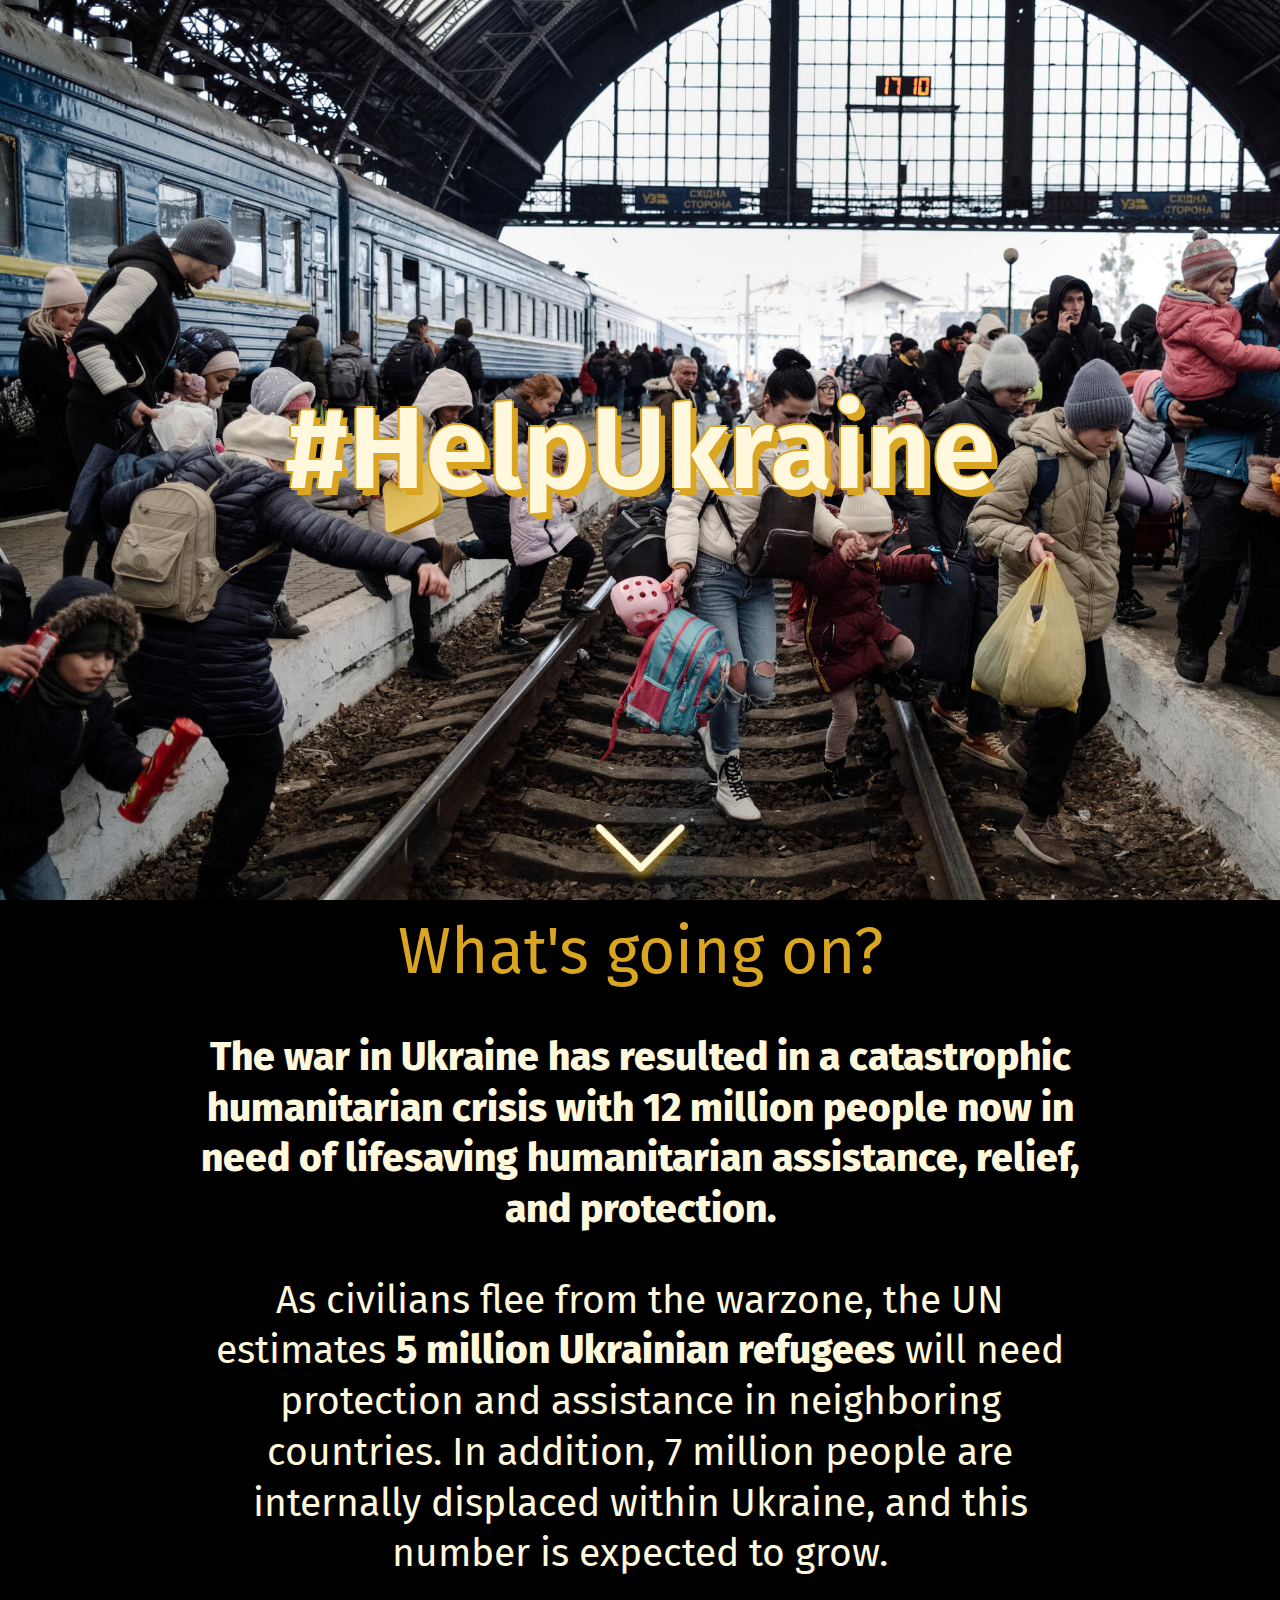
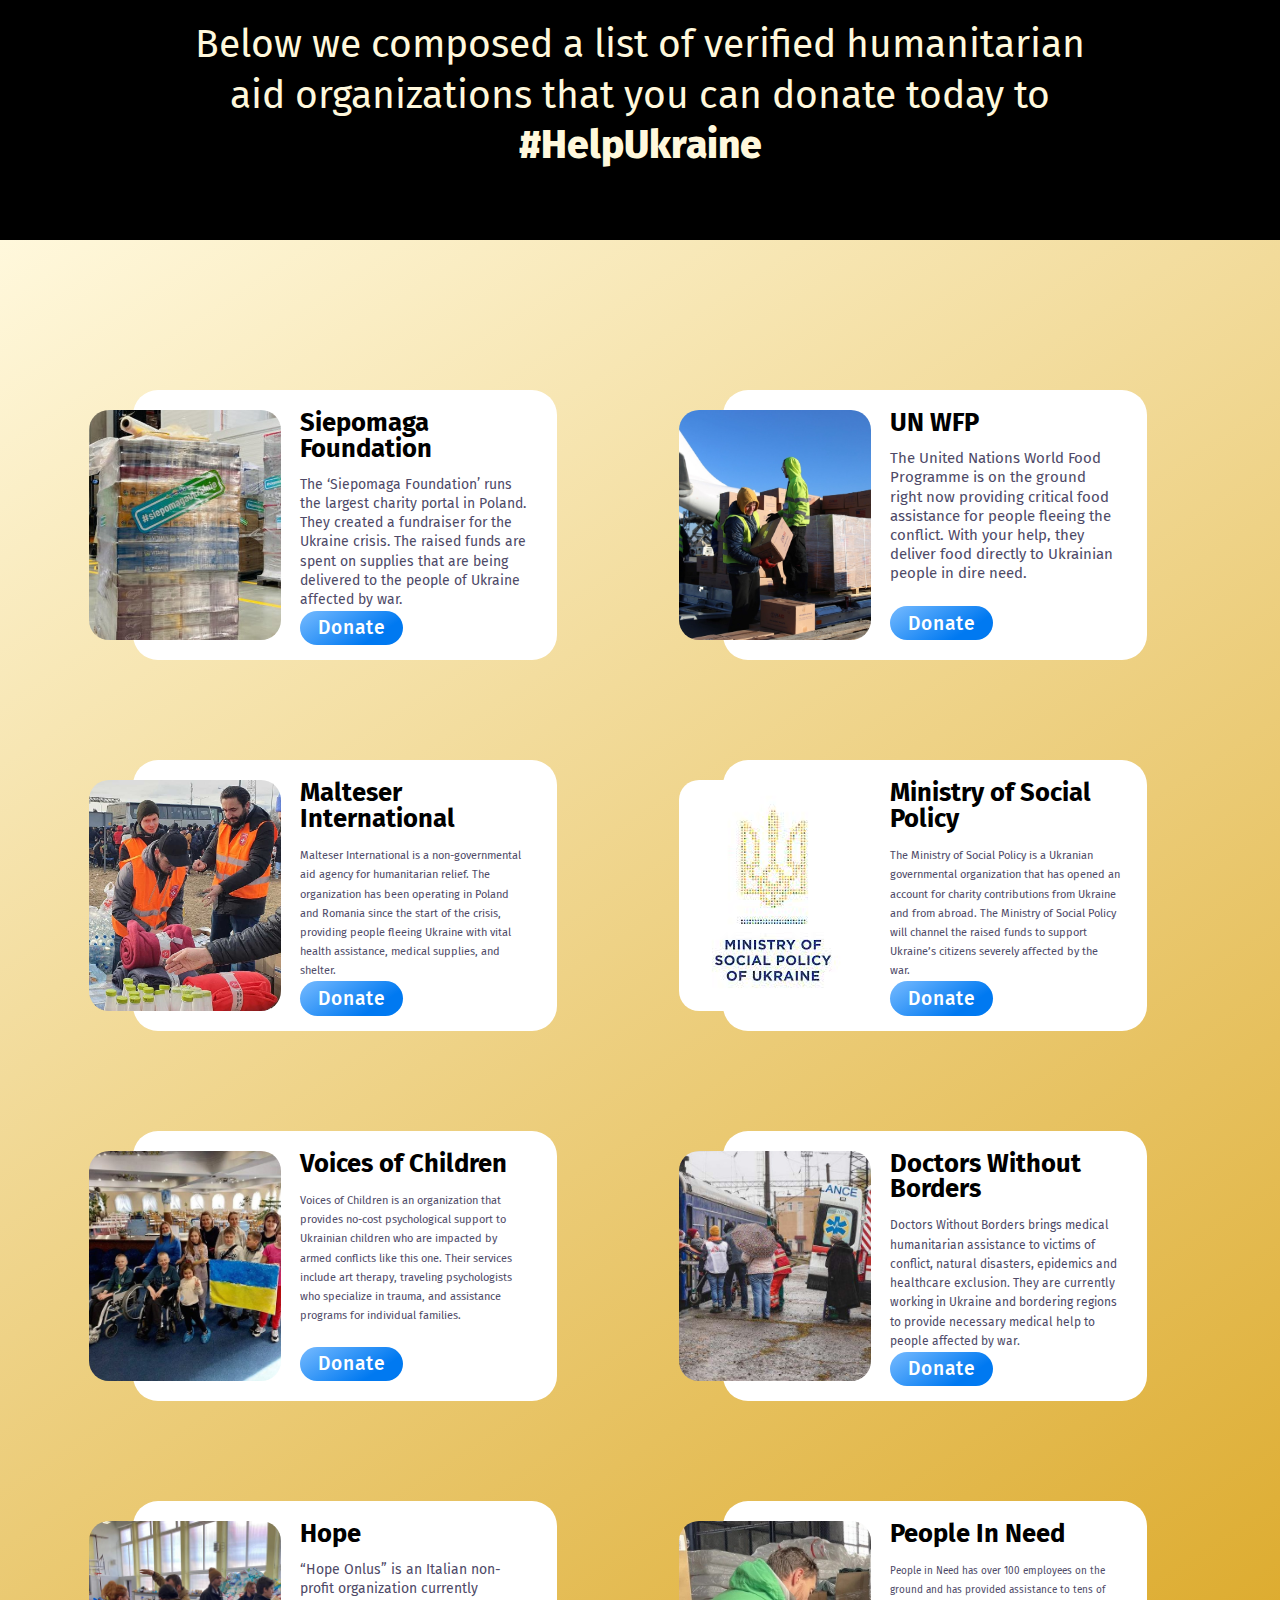
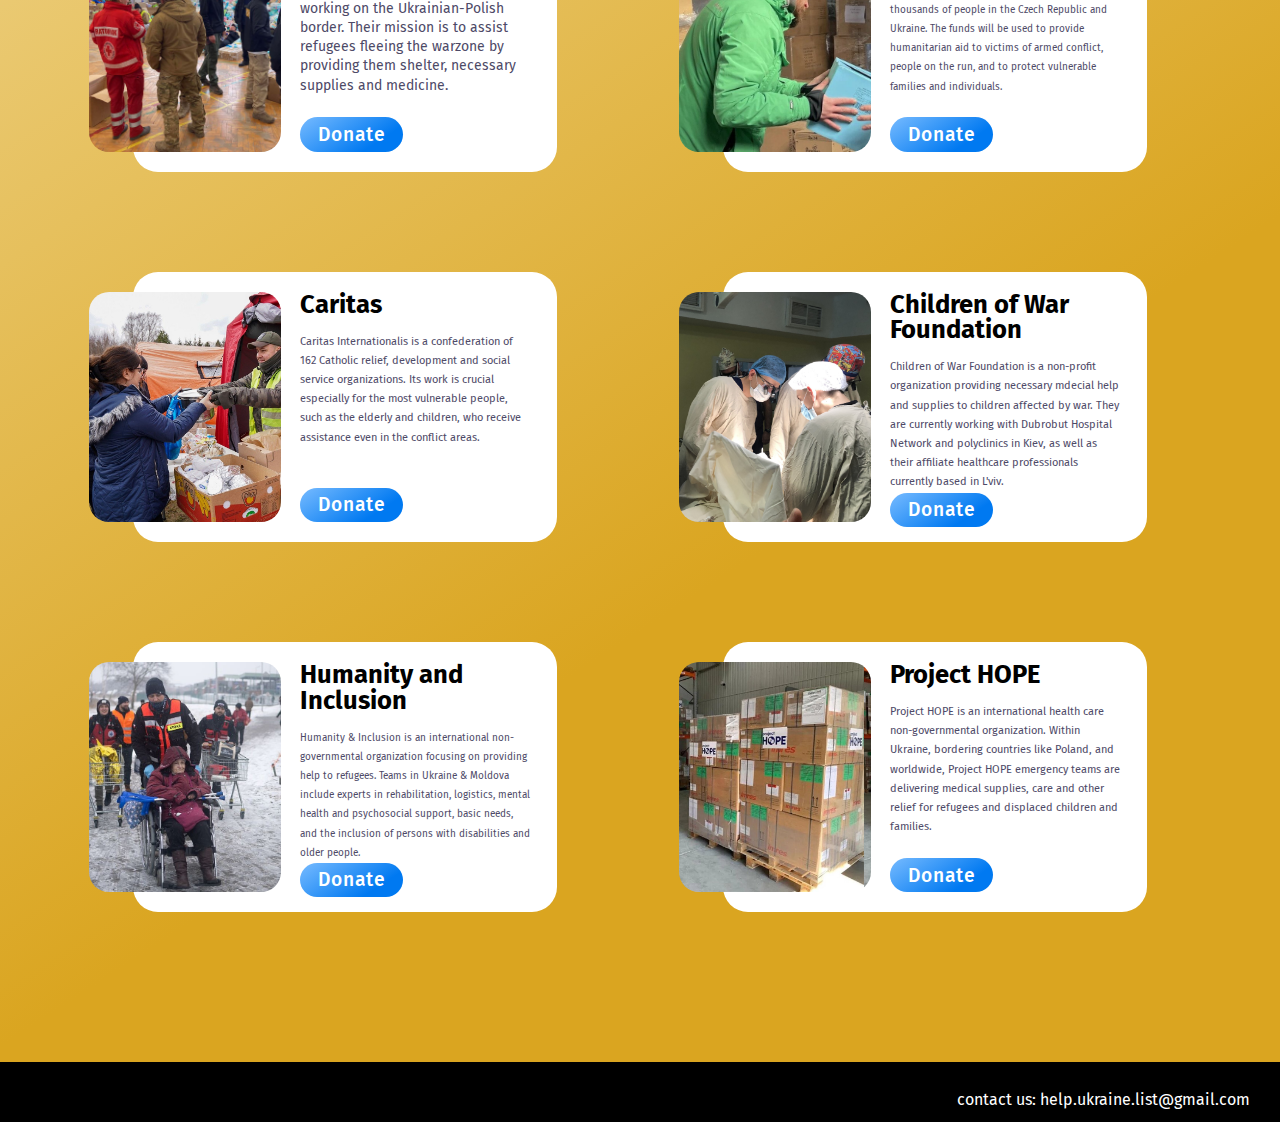
<file: index.html>
<!DOCTYPE html>
<html lang="en">
<head>
  <meta charset="UTF-8">
  <meta http-equiv="X-UA-Compatible" content="IE=edge">
  <meta name="viewport" content="width=device-width, initial-scale=1.0">
  <link rel="stylesheet" href="reset.css">
  <link rel="stylesheet" href="styles.css">
  <link rel="icon" href="images/peace_pigeon_img.jpg" type="image/icon type">
  <title>#HelpUkraine</title>
</head>

<body>

  <div class="content">
      <div class="container_1">
        <h1 class="title">#HelpUkraine</h1>
        <div class="arrow_container"><a href="#container2"><img class="arrow" src="images/arrow.png" alt="arrow"></a></div>
      </div>

      <div class="container_2" id="container2">
        <div class="subtitle">What's going on?</div>
        <div class="description" id="description"> 
          <span class="text">
            <p><span class="bold">The war in Ukraine has resulted in a catastrophic humanitarian crisis with 12 million people now in need of lifesaving humanitarian assistance, relief, and protection.</span></p> 
            <p>As civilians flee from the warzone, the UN estimates <span class="bold">5 million Ukrainian refugees</span> will need protection and assistance in neighboring countries. In addition, 7 million people are internally displaced within Ukraine, and this number is expected to grow.</p>
            <p>Below we composed a list of verified humanitarian aid organizations that you can donate today to <span class="bold">#HelpUkraine</span></p>
          </span>
          
        </div>
      </div> 

      <div class="container_3" id="container3">

        <div class="org_box">

          <div class="org_img" id="siepomaga_img" onClick="handleSiepomagaClick()">
            <div class="img_layer"></div>
          </div>

        <div class="org_info">
          <div class="org_title">Siepomaga Foundation</div>
          <div class="org_description"> <span class="org_description_text">The ‘Siepomaga Foundation’ runs the largest charity portal in Poland. They created a fundraiser for the Ukraine crisis. The raised funds are spent on supplies that are being delivered to the people of Ukraine affected by war.</span> </div>
          <a href="https://www.siepomaga.pl/en/potrzebujacy/ukraina/koszyk/dodaj"><div class="org_donate"> Donate </div></a>
        </div>

    </div>

    <div class="org_box">

      <div class="org_img" id="unwfp_img" onClick="handleUNWFPClick()">
        <div class="img_layer"></div>
      </div>

    <div class="org_info">
      <div class="org_title">UN WFP</div>
      <div class="org_description"> <span class="org_description_text">The United Nations World Food Programme is on the ground right now providing critical food assistance for people fleeing the conflict. With your help, they deliver food directly to Ukrainian people in dire need.</span> </div>
      <a href="https://secure.wfpusa.org/donate/ukraineconflict-web?ms=UkraineConflict_WEB_LBX"><div class="org_donate"> Donate </div></a>
    </div>

  </div>
      
          <div class="org_box">

                <div class="org_img" id="malteser_img" onClick="handleMalteserClick()">
                  <div class="img_layer"></div>
                </div>
  
              <div class="org_info">
                <div class="org_title">Malteser International</div>
                <div class="org_description"> <span class="org_description_text">Malteser International is a non-governmental aid agency for humanitarian relief. The organization has been operating in Poland and Romania since the start of the crisis, providing people fleeing Ukraine with vital health assistance, medical supplies, and shelter.</span> </div>
                <a href="https://www.malteser-international.org/en/donation.html?amount=100&interval=0&fb_item_id=24633"><div class="org_donate"> Donate </div></a>
              </div>

          </div>

          <div class="org_box">

                <div class="org_img" id="nbu_img" onClick="handleNBUClick()">
                  <div class="img_layer"></div>
                </div>
  
              <div class="org_info">
                <div class="org_title">Ministry of Social Policy</div>
                <div class="org_description"> <span class="org_description_text">The Ministry of Social Policy is a Ukranian governmental organization that has opened an account for charity contributions from Ukraine and from abroad. The Ministry of Social Policy will channel the raised funds to support Ukraine’s citizens severely affected by the war.</span> </div>
                <a href="https://www.msp.gov.ua/content/nbu-opens-fundraising-account-for-humanitarian-assistance-to-ukrainians-affected-by-russias-a-ggression.html"><div class="org_donate"> Donate </div></a>
              </div>

          </div>

          <div class="org_box">

                <div class="org_img" id="voc_img" onClick="handleVOCClick()">
                  <div class="img_layer"></div>
                </div>
  
              <div class="org_info">
                <div class="org_title">Voices of Children</div>
                <div class="org_description"> <span class="org_description_text">Voices of Children is an organization that provides no-cost psychological support to Ukrainian children who are impacted by armed conflicts like this one. Their services include art therapy, traveling psychologists who specialize in trauma, and assistance programs for individual families.</span> </div>
                <a href="https://voices.org.ua/en/donat/"><div class="org_donate"> Donate </div></a>
              </div>

          </div>

          <div class="org_box">

                <div class="org_img" id="doctors_img" onClick="handleDoctorsClick()">
                  <div class="img_layer"></div>
                </div>
  
              <div class="org_info">
                <div class="org_title">Doctors Without Borders</div>
                <div class="org_description"> <span class="org_description_text">Doctors Without Borders brings medical humanitarian assistance to victims of conflict, natural disasters, epidemics and healthcare exclusion. They are currently working in Ukraine and bordering regions to provide necessary medical help to people affected by war.</span> </div>
                <a href="https://donate.doctorswithoutborders.org/secure/donate?_ga=2.14511410.404019399.1649285034-716508568.1648791078"><div class="org_donate"> Donate </div></a>
              </div>

          </div>

                     
          <div class="org_box">

                <div class="org_img" id="hope_img" onClick="handleHopeClick()">
                  <div class="img_layer"></div>
                </div>
  
              <div class="org_info">
                <div class="org_title"> Hope </div>
                <div class="org_description"> <span class="org_description_text">“Hope Onlus” is an Italian non-profit organization currently working on the Ukrainian-Polish border. Their mission is to assist refugees fleeing the warzone by providing them shelter, necessary supplies and medicine. </span> </div>
                <a href="https://www.hopeonlus.org/emergenza-ucraina/"><div class="org_donate"> Donate </div></a>
              </div>

          </div>


          <div class="org_box">

                <div class="org_img" id="pin_img" onClick="handlePINClick()">
                  <div class="img_layer"></div>
                </div>

              <div class="org_info">
                <div class="org_title">People In Need</div>
                <div class="org_description"> <span class="org_description_text"> People in Need has over 100 employees on the ground and has provided assistance to tens of thousands of people in the Czech Republic and Ukraine. The funds will be used to provide humanitarian aid to victims of armed conflict, people on the run, and to protect vulnerable families and individuals.</span> </div>
                <a href="https://www.peopleinneed.net/donate/once"><div class="org_donate"> Donate </div></a>
              </div>

          </div>

          <div class="org_box">

                <div class="org_img" id="caritas_img" onClick="handleCaritasClick()">
                  <div class="img_layer"></div>
                </div>
  
              <div class="org_info">
                <div class="org_title">Caritas</div>
                <div class="org_description"> <span class="org_description_text">Caritas Internationalis is a confederation of 162 Catholic relief, development and social service organizations. Its work is crucial especially for the most vulnerable people, such as the elderly and children, who receive assistance even in the conflict areas.</span> </div>
                <a href="https://www.caritas.org/ukraine-appeal-22/"><div class="org_donate"> Donate </div></a>
              </div>

          </div>

          <div class="org_box">

            <div class="org_img" id="cow_img" onClick="handleCOWClick()">
              <div class="img_layer"></div>
            </div>

          <div class="org_info">
            <div class="org_title">Children of War Foundation</div>
            <div class="org_description"> <span class="org_description_text"> Children of War Foundation is a non-profit organization providing necessary mdecial help and supplies to children affected by war. They are currently working with Dubrobut Hospital Network and polyclinics in Kiev, as well as their affiliate healthcare professionals currently based in L'viv. </span> </div>
            <a href="https://www.paypal.com/pools/c/8JjJWaCyF7"><div class="org_donate"> Donate </div></a>
          </div>

      </div>

          <div class="org_box">

            <div class="org_img" id="hai_img" onClick="handleHAIClick()">
              <div class="img_layer"></div>
            </div>

          <div class="org_info">
            <div class="org_title">Humanity and Inclusion</div>
            <div class="org_description"> <span class="org_description_text">Humanity & Inclusion is an international non-governmental organization focusing on providing help to refugees. Teams in Ukraine & Moldova include experts in rehabilitation, logistics, mental health and psychosocial support, basic needs, and the inclusion of persons with disabilities and older people. </span> </div>
            <a href="https://www.hi-us.org/support-ukraine"><div class="org_donate"> Donate </div></a>
          </div>

      </div>

      <div class="org_box">

          <div class="org_img" id="project_hope_img" onClick="handleProjectHopeClick()">
            <div class="img_layer"></div>
          </div>

        <div class="org_info">
          <div class="org_title">Project HOPE</div>
          <div class="org_description"> <span class="org_description_text">Project HOPE is an international health care non-governmental organization. Within Ukraine, bordering countries like Poland, and worldwide, Project HOPE emergency teams are delivering medical supplies, care and other relief for refugees and displaced children and families.</span> </div>
          <a href="https://secure.projecthope.org/site/SPageNavigator/2022_02_Ukraine_Response_Web_UNR.html&s_subsrc=bt1"><div class="org_donate"> Donate </div></a>
        </div>

      </div>
   
        </div>

        <div class="footer">
          <div class="contact">contact us: help.ukraine.list@gmail.com</div>
        </div>
 </div>

  <script src="script.js"></script>
  
</body>
</html>
</file>
<file: styles.css>
@import url('https://fonts.googleapis.com/css?family=Fira+Sans:400,500,600,700,800');
/* font-family: 'Source Sans Pro', sans-serif; */

@font-face { /*  Adding Arial font for mobile devices */
  font-family: 'ArialBlack-';
  src: url('arial-black.woff') format('woff'), /* Modern Browsers */
       url('arial-black.ttf')  format('truetype'); /* Safari, Android, iOS */
}

@keyframes fadeIn {
  from {
    opacity: 10%;
  }

  to {
    opacity: 100%;
  }
}

@keyframes arrowDown {
  0%{
    transform: translate(-50%, 0);
  }
  50%{
    transform: translate(-50%, -7px);
  }
  55%{
    transform: translate(-50%, -7px);
  }
  100%{
    transform: translate(-50%, 0);
  }
}

body{
  background: black;
}

html {
  scroll-behavior: smooth;
  max-width: 100%;
  overflow-x: hidden;
 }

.container_1{
  background-image: url("images/main_img.jpg");
  background-position-y: center;
  background-size: cover;
  height: 100vh;
  width: 100vw;
}

.title{
  display: block;
  font-family: "Fira Sans", sans-serif;
  position: absolute;
  top: 50%;
  left: 50%;
  -webkit-transform: translate(-50%, -50%);
  transform: translate(-50%, -50%);
  font-size: 9vw;
  font-weight: 600;
  color: #FFF8DC; 
  text-shadow: 2px 0 0 #DAA520, 0 -2px 0 #DAA520, 0 2px 0 #DAA520, -2px 0 0 #DAA520, 0.5vw 0.5vw #DAA520;
  text-align: center;

  animation: fadeIn 2.5s ease-in;
}

.title::selection{
  background-color: #FFF8DC;
  color: #DAA520;
  text-shadow: 4px 4px 0 black;
}

.arrow_container{
  animation: fadeIn 4s ease-in;
}

.arrow{
  position: absolute;
  bottom: 3%;
  left: 50%;
  -webkit-transform: translate(-50%, 0);
  transform: translate(-50%, 0);
  width: 7vw;
  -webkit-filter: drop-shadow(1px 5px 5px #DAA520);
    filter: drop-shadow(1px 5px 5px #b68816);

  animation: arrowDown 1.7s infinite ease;
}

.arrow:hover{
  filter: invert(70%);
}

.container_2{
  height: 100vh;
  padding: 20px;
  flex-direction: column;
  background-color: rgb(0, 0, 0);
}

.subtitle{
  font-family: "Fira Sans", sans-serif;
  color: #DAA520;
  text-align: center;
  height: 8vh;
  font-size: 4em;
}

.description{
  margin: auto;
  margin-top: 2vh;
  text-align: center;
  font-family: "Fira Sans", sans-serif;
  width: 70vw;
  height: 86vh;
  line-height: 1.3;
  color: #FFF8DC;
}

.description p {
  margin-top: 40px;
}

.description .bold{
  font-weight: 800;
}

.container_3{
  display: flex;
  flex-wrap: wrap;
  background-color: #FFE53B;
  background-image: linear-gradient(147deg, #FFF8DC  0%, #DAA520 74%);
  padding: 50px;
}

.org_box{
  margin: auto;
  margin-bottom: 100px;
  display: flex;
  flex-direction: row;
  width: 30vw;
  height: 18vw;
  border-radius: 25px;
  background-color: white;
  font-family: "Fira Sans", sans-serif;
  padding: 20px;
}

.org_box:first-child{
  margin-top: 100px;
}

.org_img{
  position: relative;
  left: -5vw;
  width: 15vw;
  height: 18vw;
  background-image: url(images/default_org_img.jpg);
  background-position-x: -15px;
  background-size: cover;
  border-radius: 20px;
}

.img_layer{
  width: 100%;
  height: 100%;
  border-radius: 20px;
  opacity: 0.9;
}

.org_info{
  text-align: left;
   display: flex;
  flex-direction: column;
  height: 100%;
  width: 60%;
  margin: auto;
  margin-left: -3.5vw;
}

.org_title{
  font-size: 2vw;
  font-weight: 700;
}

.org_description{
  margin: auto;
  height: 60%;
  min-height: 60%;
  max-height: 60%;
  margin-top: 5%;
  font-size: 1.5vw;
  color: #4e4a67;
}

.org_donate{
  display: inline-flex;
  width: max-content;
  padding: 7.5px 17.5px;
  background-image: linear-gradient(147deg, #77bbff 0%, #0079f1 74%);
  border-radius: 50px;
  font-size: 1.5vw;
  letter-spacing: 1px;
  color: #fff;
  font-weight: 500;
}

.org_donate:hover{
  background-image: linear-gradient(147deg, #fe8a39 0%, #fd3838 74%)
}

a:link, a:visited {
  text-decoration: none;
  cursor: pointer;
}

.footer{
  background-color: black;
  padding: 30px;
}

.contact{
  color:white;
  float: right;
  font-family: "Fira Sans", sans-serif;
}

@media (max-width: 550px){
  .arrow{
    width: 15vw;
  }

  .container_3{
    display: block;
    flex-wrap: wrap;
    padding: 50px 0px;
  }

  .title{
    font-size: 5vh;
    text-shadow: 2px 0 0 #DAA520, 0 -2px 0 #DAA520, 0 2px 0 #DAA520, -2px 0 0 #DAA520, 0.3vh 0.3vh #DAA520;
  }

  .subtitle{
    font-family: "Fira Sans", sans-serif;
    color: #DAA520;
    text-align: center;
    height: 8vh;
    font-size: 5vh;
  }

  .description{
    margin: auto;
    margin-top: 2vh;
    height: 86vh;
    text-align: center;
    font-family: "Fira Sans", sans-serif;
    width: 70vw;
    font-size: 2.5vh;
    color: #FFF8DC;
  }

  .org_box{
    margin: auto;
    margin-bottom: 200px;
    display: flex;
    flex-direction: column;
    justify-content: space-between;
    width: 80vw;
    height: auto;
    border-radius: 25px;
    background-color: white;
    font-family: "Fira Sans", sans-serif;
    padding: 0px;
    padding-bottom: 20px;
  }

  .org_box:first-child{
    margin-top: 200px;
  }

  .org_box:last-child{
    margin-bottom: 50px;
  }
  
  .org_img{
    position: relative;
    top: -30vw;
    left: 10vw;
    width: 60vw;
    height: 70vw;
    background-image: url(images/default_org_img.jpg);
    background-position-x: -15px;
    background-size: cover;
    border-radius: 20px;
  }
  
  .org_info{
    text-align: center;
    width: 80%;
    margin: auto;
    margin-top: -30vw;
  }
  
  .org_title{
    font-size: 30px;
    margin-top: 20px;
    font-weight: 700;
  }
  
  .org_description{
    margin:0;
    margin-top: 20px;
    max-height: 150%;
    min-height: 150%;
    height: 150%;
    font-size: 2.5vh;
    line-height: 1.1;
    color: #4e4a67;

  }
  
  .org_donate{
    display: inline-flex;
    width: max-content;
    margin: auto;
    margin-top: 40px;
    padding: 15px 35px;
    background-image: linear-gradient(147deg, #1E90FF 0%, #1E90FF 74%);
    border-radius: 50px;
    letter-spacing: 1px;
    color: #fff;
    font-weight: 500;
    font-size: 2.5vh;
  }

  .footer{
    background-color: black;
    padding: 20px;
  }
  
  .contact{
    text-align: center;
    display: block;
    float: none;
    font-family: "Fira Sans", sans-serif;
  }
}
</file>
